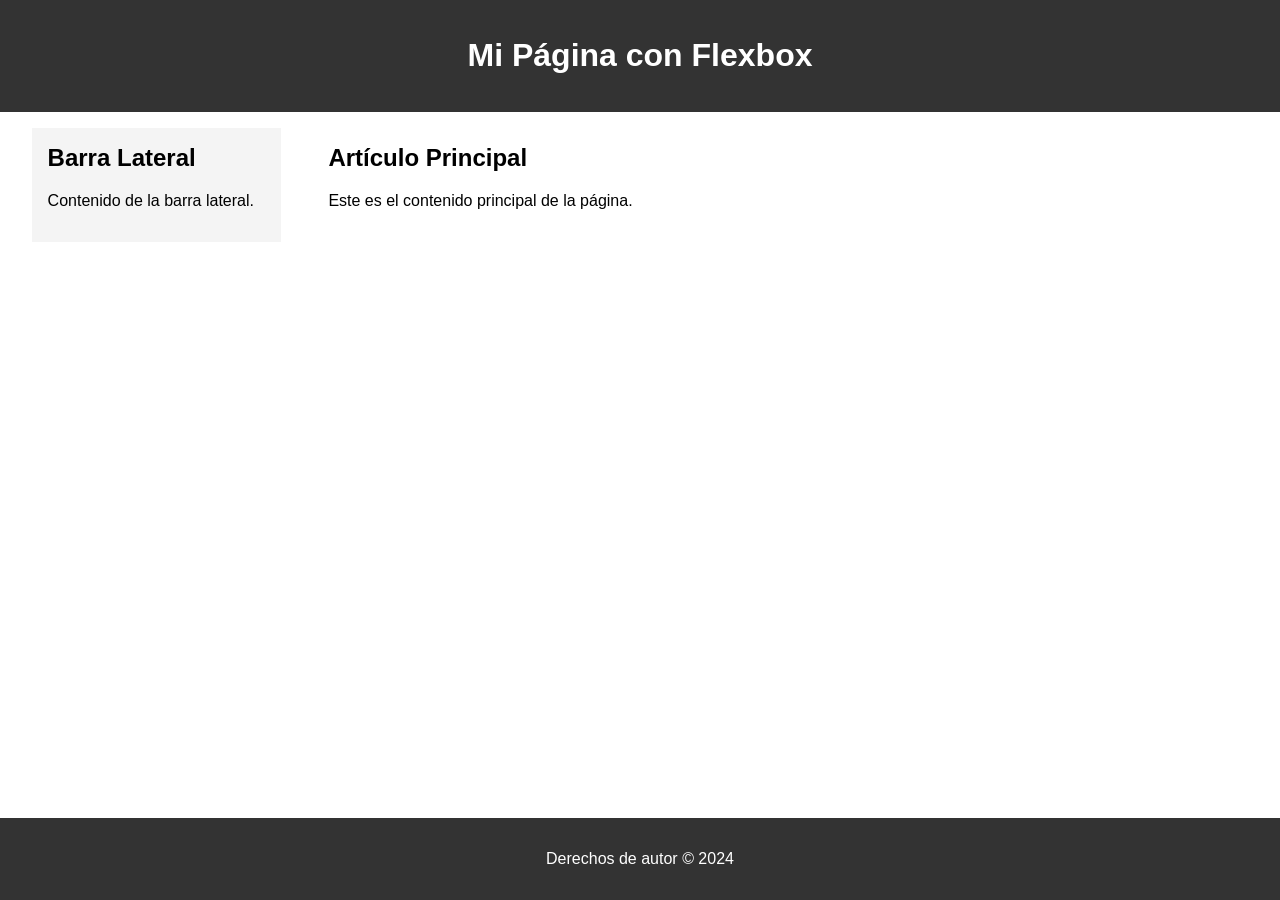
<file: clase6practica/index.html>
<!DOCTYPE html>
<html lang="es">
<head>
  <meta charset="UTF-8" />
  <meta name="viewport" content="width=device-width, initial-scale=1.0"/>
  <title>Ejemplo de Flexbox</title>
  
  <link rel="stylesheet" href="css/styles.css" />
</head>
<body>
  <div class="contenedor">
    <header>
      <h1>Mi Página con Flexbox</h1>
    </header>
    <main>
      <aside>
        <h2>Barra Lateral</h2>
        <p>Contenido de la barra lateral.</p>
      </aside>
      <article>
        <h2>Artículo Principal</h2>
        <p>Este es el contenido principal de la página.</p>
      </article>
    </main>
    <footer>
      <p>Derechos de autor © 2024</p>
    </footer>
  </div>
</body>
</html>
</file>
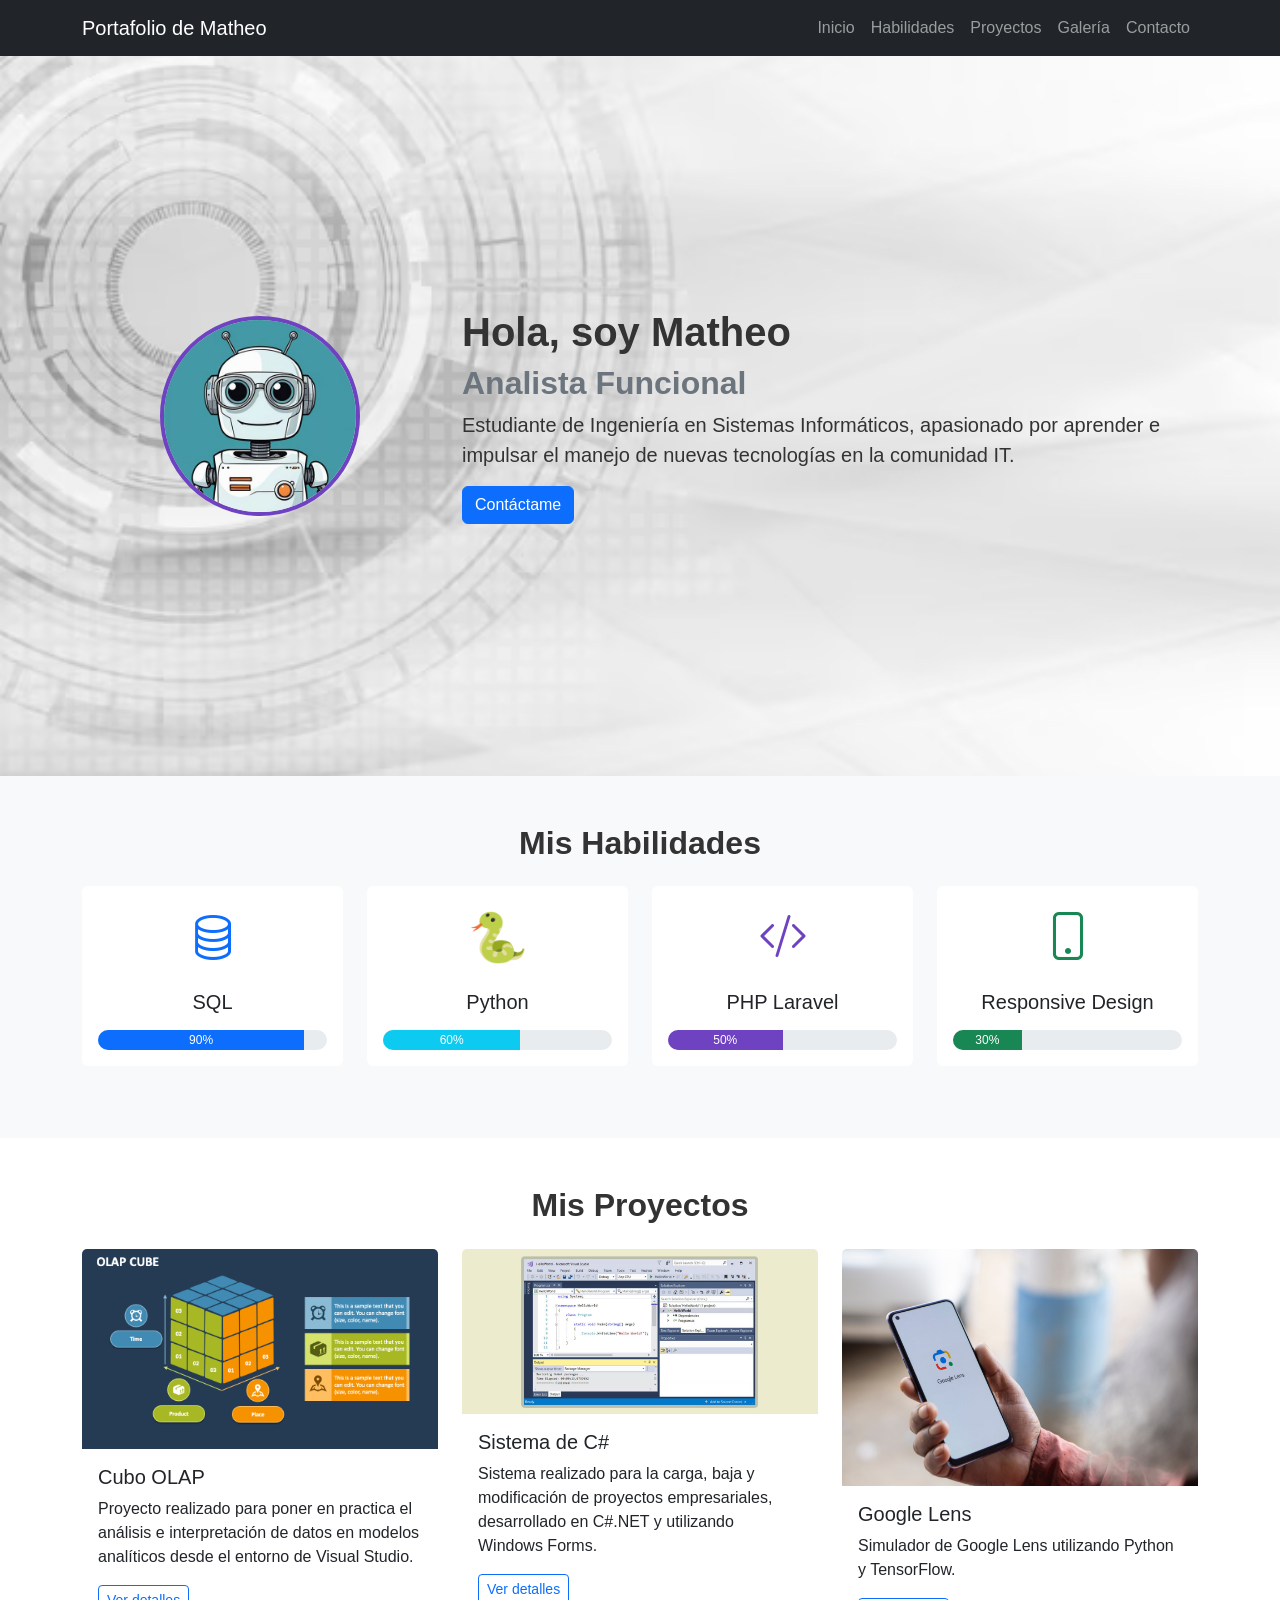
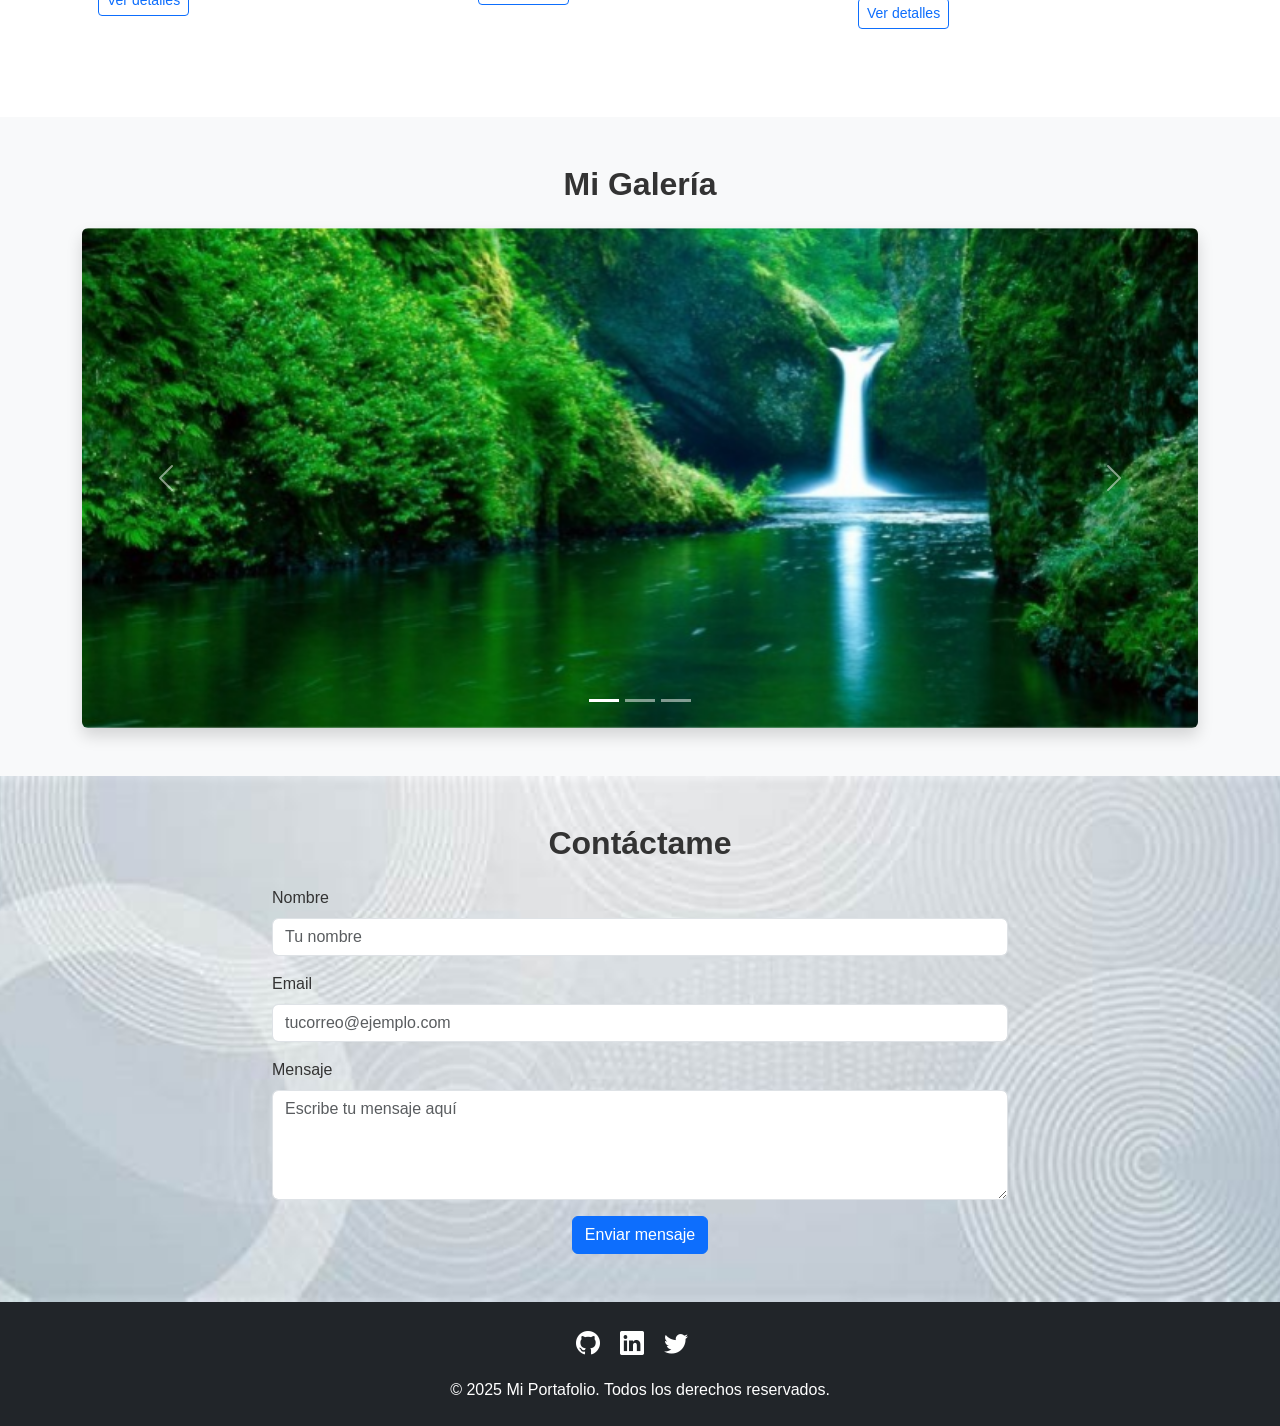
<file: practica_clase_5/index.html>
<!DOCTYPE html>
<html lang="es">
<head>
    <meta charset="UTF-8">
    <meta name="viewport" content="width=device-width, initial-scale=1.0">
    <title>Portafolio de Matheo</title>
    
    <!-- Bootstrap CSS -->
    <link href="https://cdn.jsdelivr.net/npm/bootstrap@5.3.0/dist/css/bootstrap.min.css" rel="stylesheet">
    
    <!-- CSS personalizado -->
    <link rel="stylesheet" href="css/styles.css">
    
    <!-- Bootstrap Icons (opcional) -->
    <link rel="stylesheet" href="https://cdn.jsdelivr.net/npm/bootstrap-icons@1.11.1/font/bootstrap-icons.css">
</head>
<body>
    <!-- Contenido de tu página irá aquí -->
 
    <!-- Barra de navegación -->
    <nav class="navbar navbar-expand-lg navbar-dark bg-dark fixed-top">
    <div class="container">
        <a class="navbar-brand" href="#">Portafolio de Matheo</a>
        <button class="navbar-toggler" type="button" data-bs-toggle="collapse" data-bs-target="#navbarNav" aria-controls="navbarNav" aria-expanded="false" aria-label="Toggle navigation">
            <span class="navbar-toggler-icon"></span>
        </button>
        <div class="collapse navbar-collapse" id="navbarNav">
            <ul class="navbar-nav ms-auto">
                <li class="nav-item">
                    <a class="nav-link" href="#inicio">Inicio</a>
                </li>
                <li class="nav-item">
                    <a class="nav-link" href="#habilidades">Habilidades</a>
                </li>
                <li class="nav-item">
                    <a class="nav-link" href="#proyectos">Proyectos</a>
                </li>
                <li class="nav-item">
                    <a class="nav-link" href="#galeria">Galería</a>
                </li>
                <li class="nav-item">
                    <a class="nav-link" href="#contacto">Contacto</a>
                </li>
            </ul>
        </div>
    </div>
</nav>

<!-- Sección de inicio -->
<section id="inicio" class="py-5">
    <div class="container">
        <div class="row align-items-center">
            <div class="col-md-4 text-center mb-3 mb-md-0">
                <img src="img/OIP.jpeg" alt="Mi foto" class="img-fluid rounded-circle" style="max-width: 200px;">
            </div>
            <div class="col-md-8">
                <h1>Hola, soy Matheo</h1>
                <h2 class="text-secondary">Analista Funcional</h2>
                <p class="lead">
                    Estudiante de Ingeniería en Sistemas Informáticos, apasionado por aprender e impulsar el manejo de nuevas tecnologías en la comunidad IT.
                </p>
                <a href="#contacto" class="btn btn-primary">Contáctame</a>
            </div>
        </div>
    </div>
</section>

<!-- Sección de habilidades -->
<section id="habilidades" class="py-5 bg-light">
    <div class="container">
        <h2 class="text-center mb-4">Mis Habilidades</h2>
        <div class="row">
            <!-- SQL -->
            <div class="col-md-6 col-lg-3 mb-4">
                <div class="card h-100">
                    <div class="card-body text-center">
                        <i class="bi bi-database text-primary" style="font-size: 3rem;"></i>
                        <h3 class="card-title h5 mt-3">SQL</h3>
                        <div class="progress mt-3">
                            <div class="progress-bar" role="progressbar" style="width: 90%;" aria-valuenow="90" aria-valuemin="0" aria-valuemax="100">90%</div>
                        </div>
                    </div>
                </div>
            </div>

            <!-- Python -->
            <div class="col-md-6 col-lg-3 mb-4">
                <div class="card h-100">
                    <div class="card-body text-center">
                        <span style="font-size: 3rem;">🐍</span>
                        <h3 class="card-title h5 mt-3">Python</h3>
                        <div class="progress mt-3">
                            <div class="progress-bar bg-info" role="progressbar" style="width: 60%;" aria-valuenow="60" aria-valuemin="0" aria-valuemax="100">60%</div>
                        </div>
                    </div>
                </div>
            </div>

            <!-- PHP Laravel -->
            <div class="col-md-6 col-lg-3 mb-4">
                <div class="card h-100">
                    <div class="card-body text-center">
                        <i class="bi bi-code-slash text-purple" style="font-size: 3rem;"></i>
                        <h3 class="card-title h5 mt-3">PHP Laravel</h3>
                        <div class="progress mt-3">
                            <div class="progress-bar bg-purple" role="progressbar" style="width: 50%;" aria-valuenow="50" aria-valuemin="0" aria-valuemax="100">50%</div>
                        </div>
                    </div>
                </div>
            </div>

            <!-- Responsive Design -->
            <div class="col-md-6 col-lg-3 mb-4">
                <div class="card h-100">
                    <div class="card-body text-center">
                        <i class="bi bi-phone text-success" style="font-size: 3rem;"></i>
                        <h3 class="card-title h5 mt-3">Responsive Design</h3>
                        <div class="progress mt-3">
                            <div class="progress-bar bg-success" role="progressbar" style="width: 30%;" aria-valuenow="30" aria-valuemin="0" aria-valuemax="100">30%</div>
                        </div>
                    </div>
                </div>
            </div>
        </div>
    </div>
</section>

<!-- Sección de proyectos -->
<section id="proyectos" class="py-5">
    <div class="container">
        <h2 class="text-center mb-4">Mis Proyectos</h2>
        <div class="row">
            <div class="col-md-6 col-lg-4 mb-4">
                <div class="card">
                    <img src="img/olap-cube-slide.png" class="card-img-top" alt="Proyecto 1">
                    <div class="card-body">
                        <h5 class="card-title">Cubo OLAP</h5>
                        <p class="card-text">Proyecto realizado para poner en practica el análisis e interpretación de datos en modelos analíticos desde el entorno de Visual Studio.</p>
                        <a href="#" class="btn btn-sm btn-outline-primary">Ver detalles</a>
                    </div>
                </div>
            </div>
            
            <div class="col-md-6 col-lg-4 mb-4">
                <div class="card">
                    <img src="img/d-3.jpg" class="card-img-top" alt="Proyecto 2">
                    <div class="card-body">
                        <h5 class="card-title">Sistema de C#</h5>
                        <p class="card-text">Sistema realizado para la carga, baja y modificación de proyectos empresariales, desarrollado en C#.NET y utilizando Windows Forms.</p>
                        <a href="#" class="btn btn-sm btn-outline-primary">Ver detalles</a>
                    </div>
                </div>
            </div>
            
            <div class="col-md-6 col-lg-4 mb-4">
                <div class="card">
                    <img src="img/Google-Lens-scaled.jpeg" class="card-img-top" alt="Proyecto 3">
                    <div class="card-body">
                        <h5 class="card-title">Google Lens</h5>
                        <p class="card-text">Simulador de Google Lens utilizando Python y TensorFlow.</p>
                        <a href="#" class="btn btn-sm btn-outline-primary">Ver detalles</a>
                    </div>
                </div>
            </div>
        </div>
    </div>
</section>

<!-- Sección de galería -->
<section id="galeria" class="py-5 bg-light">
    <div class="container">
        <h2 class="text-center mb-4">Mi Galería</h2>
        <div id="carouselGaleria" class="carousel slide" data-bs-ride="carousel">
            <div class="carousel-inner rounded shadow">

                <div class="carousel-item active">
                    <img src="img/wp1.jpeg" class="d-block w-100" alt="Imagen 1">
                </div>

                <div class="carousel-item">
                    <img src="img/wp2.jpg" class="d-block w-100" alt="Imagen 2">
                </div>

                <div class="carousel-item">
                    <img src="img/wp3.jpeg" class="d-block w-100" alt="Imagen 3">
                </div>

            </div>

            <!-- Controles -->
            <button class="carousel-control-prev" type="button" data-bs-target="#carouselGaleria" data-bs-slide="prev">
                <span class="carousel-control-prev-icon" aria-hidden="true"></span>
                <span class="visually-hidden">Anterior</span>
            </button>
            <button class="carousel-control-next" type="button" data-bs-target="#carouselGaleria" data-bs-slide="next">
                <span class="carousel-control-next-icon" aria-hidden="true"></span>
                <span class="visually-hidden">Siguiente</span>
            </button>

            <!-- Indicadores -->
            <div class="carousel-indicators">
                <button type="button" data-bs-target="#carouselGaleria" data-bs-slide-to="0" class="active" aria-current="true" aria-label="Slide 1"></button>
                <button type="button" data-bs-target="#carouselGaleria" data-bs-slide-to="1" aria-label="Slide 2"></button>
                <button type="button" data-bs-target="#carouselGaleria" data-bs-slide-to="2" aria-label="Slide 3"></button>
            </div>
        </div>
    </div>
</section>


<!-- Sección de contacto -->
<section id="contacto" class="py-5 bg-light">
    <div class="container">
        <h2 class="text-center mb-4">Contáctame</h2>
        <div class="row justify-content-center">
            <div class="col-lg-8">
                <form>
                    <div class="mb-3">
                        <label for="nombre" class="form-label">Nombre</label>
                        <input type="text" class="form-control" id="nombre" placeholder="Tu nombre">
                    </div>
                    <div class="mb-3">
                        <label for="email" class="form-label">Email</label>
                        <input type="email" class="form-control" id="email" placeholder="tucorreo@ejemplo.com">
                    </div>
                    <div class="mb-3">
                        <label for="mensaje" class="form-label">Mensaje</label>
                        <textarea class="form-control" id="mensaje" rows="4" placeholder="Escribe tu mensaje aquí"></textarea>
                    </div>
                    <div class="text-center">
                        <button type="submit" class="btn btn-primary">Enviar mensaje</button>
                    </div>
                </form>
            </div>
        </div>
    </div>
</section>

<!-- Pie de página -->
<footer class="bg-dark text-white py-4">
    <div class="container text-center">
        <div class="mb-3">
            <a href="https://github.com/matheocaffieri/desarrollo_arquitectura_web/blob/update-readme/README.md" class="text-white me-3"><i class="bi bi-github"></i></a>
            <a href="https://www.linkedin.com/in/matheo-caffieri-100418260/" class="text-white me-3"><i class="bi bi-linkedin"></i></a>
            <a href="#" class="text-white me-3"><i class="bi bi-twitter"></i></a>
        </div>
        <p class="mb-0">© 2025 Mi Portafolio. Todos los derechos reservados.</p>
    </div>
</footer>
    <!-- Bootstrap JS Bundle con Popper -->
    <script src="https://cdn.jsdelivr.net/npm/bootstrap@5.3.0/dist/js/bootstrap.bundle.min.js"></script>
</body>
</html>
</file>
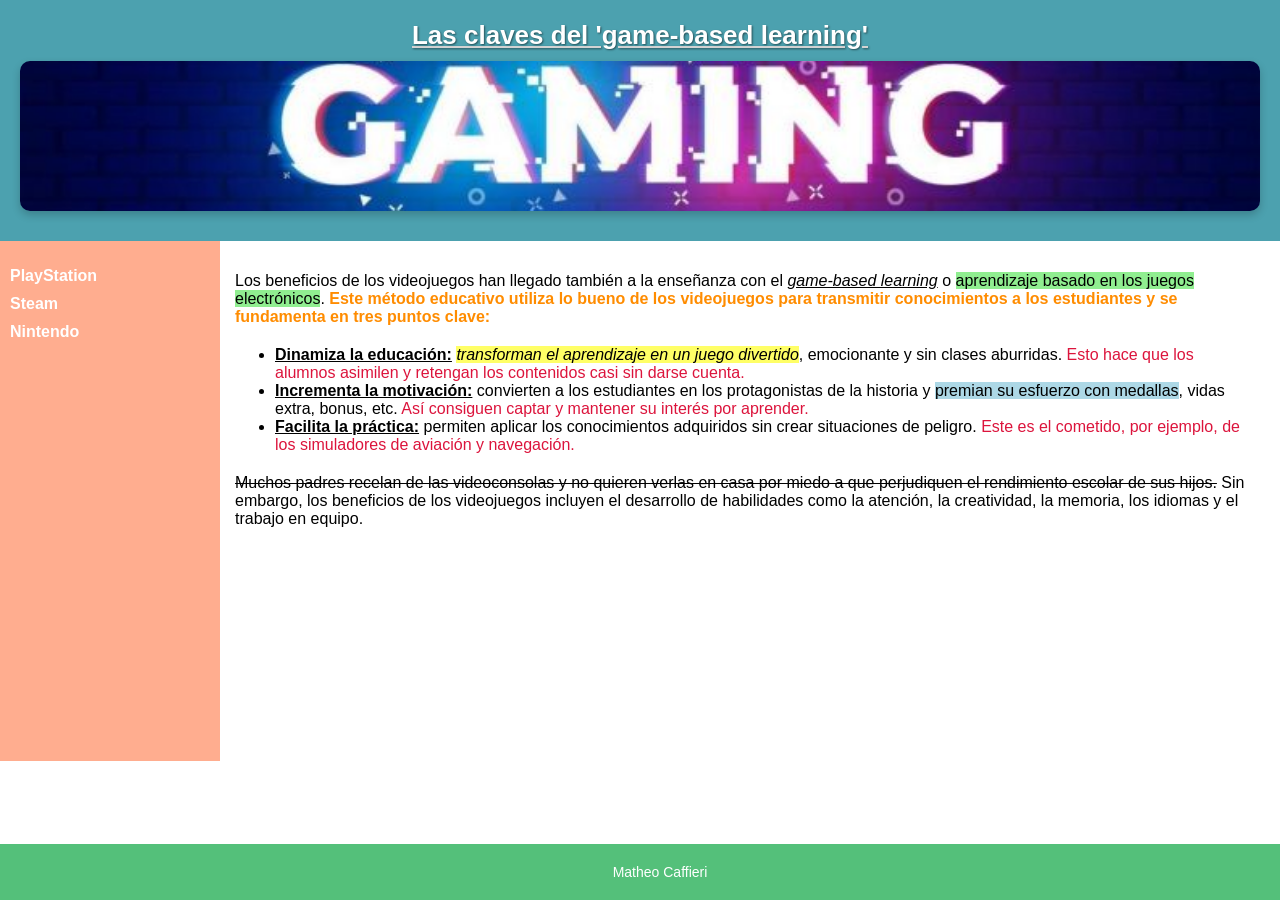
<file: actividad2_clase4/clase4act2.html>
<!DOCTYPE html>
<html lang="en">
<head>
    <meta charset="UTF-8">
    <meta name="viewport" content="width=device-width, initial-scale=1.0">
    <title>Caffieri clase 4</title>
    <link rel="stylesheet" href="stylesact2.css">
</head>
<body>
    <div id="contenedor">
        <div id="cabecera">
            <h1>Las claves del 'game-based learning'</h1>
            <img src="bannerjuego.jpg" alt="Banner" class="banner">
        </div>
        <div id="menu">
            <ul>
                <li><a href="https://www.playstation.com/" target="_blank">PlayStation</a></li>
                <li><a href="https://store.steampowered.com/" target="_blank">Steam</a></li>
                <li><a href="https://www.nintendo.com/" target="_blank">Nintendo</a></li>
            </ul>
        </div>
        <div id="contenido">
            <p>Los beneficios de los videojuegos han llegado también a la enseñanza con el <em><u>game-based learning</u></em> o <mark class="verde">aprendizaje basado en los juegos electrónicos</mark>. 
            <span class="naranja"><strong>Este método educativo utiliza lo bueno de los videojuegos para transmitir conocimientos a los estudiantes y se fundamenta en tres puntos clave:</strong></span></p>

            <ul>
                <li><strong><u>Dinamiza la educación:</u></strong> <em><mark class="amarillo">transforman el aprendizaje en un juego divertido</mark></em>, emocionante y sin clases aburridas. 
                <span class="rojo">Esto hace que los alumnos asimilen y retengan los contenidos casi sin darse cuenta.</span></li>
                
                <li><strong><u>Incrementa la motivación:</u></strong> convierten a los estudiantes en los protagonistas de la historia y <mark class="celeste">premian su esfuerzo con medallas</mark>, vidas extra, bonus, etc. 
                <span class="rojo">Así consiguen captar y mantener su interés por aprender.</span></li>

                <li><strong><u>Facilita la práctica:</u></strong> permiten aplicar los conocimientos adquiridos sin crear situaciones de peligro. 
                <span class="rojo">Este es el cometido, por ejemplo, de los simuladores de aviación y navegación.</span></li>
            </ul>

            <p><s>Muchos padres recelan de las videoconsolas y no quieren verlas en casa por miedo a que perjudiquen el rendimiento escolar de sus hijos.</s> 
            Sin embargo, los beneficios de los videojuegos incluyen el desarrollo de habilidades como la atención, la creatividad, la memoria, los idiomas y el trabajo en equipo.</p>
        </div>
        <div id="pie">
           Matheo Caffieri
        </div>
    </div>
</body>
</html>
</file>
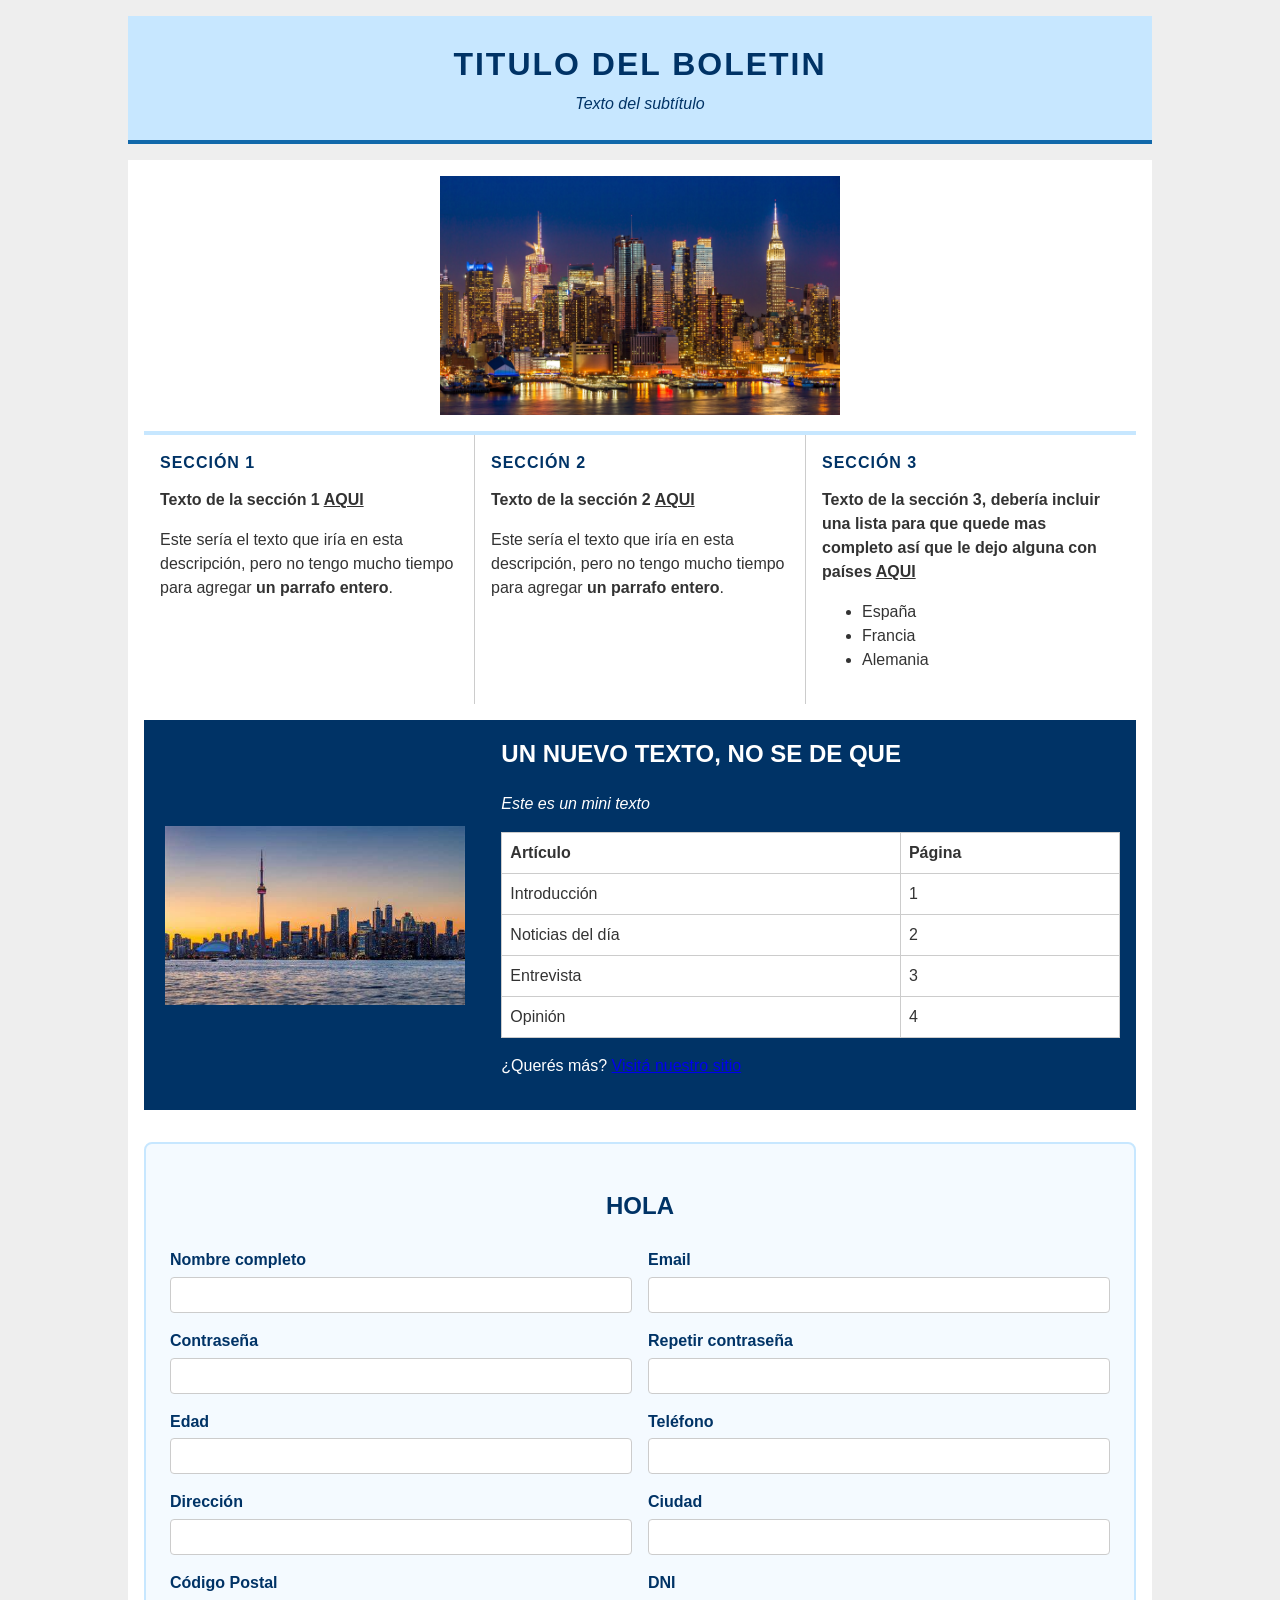
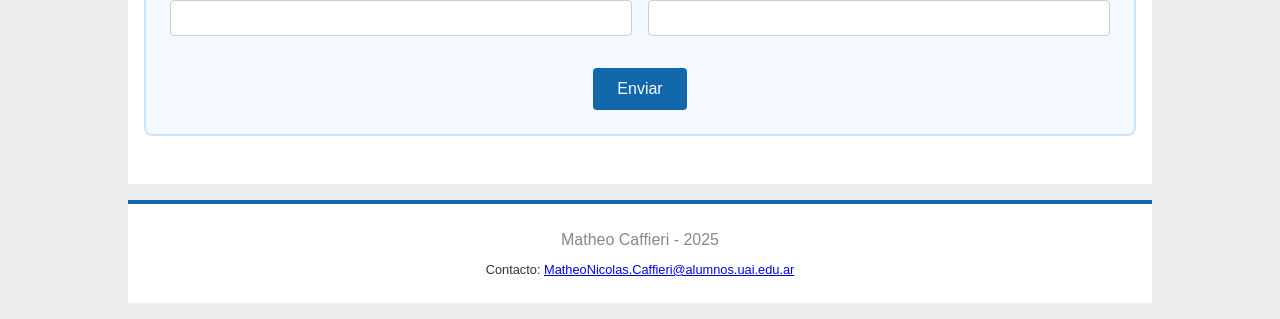
<file: ACTIVIDAD_9_HTML_PARCIAL/parcial.html>
<!DOCTYPE html>
<html lang="en">
<head>
    <meta charset="UTF-8">
    <meta name="viewport" content="width=device-width, initial-scale=1.0">
    <title>Primer parcial Caffieri</title>
    <link rel="stylesheet" href="styles.css">
</head>
<body>
  <header>
    <h1>TITULO DEL BOLETIN</h1>
    <p class="subhead">Texto del subtítulo</p>
  </header>
  <main>
    <section class="intro">
      <img src="./new-york.jpg" alt="Imagen principal">
    </section>

    <section class="columnas">
      <div class="columna-1">
        <h2>Sección 1</h2>
        <p>Texto de la sección 1 <u>AQUI</u></p>
        <p>Este sería el texto que iría en esta descripción, pero no tengo mucho tiempo para agregar <strong>un parrafo entero</strong>.</p>
      </div>
      <div class="columna-2">
        <h2>Sección 2</h2>
        <p>Texto de la sección 2 <u>AQUI</u></p>
        <p>Este sería el texto que iría en esta descripción, pero no tengo mucho tiempo para agregar <strong>un parrafo entero</strong>.</p>
      </div>
      <div class="columna-3">
        <h2>Sección 3</h2>
        <p>Texto de la sección 3, debería incluir una lista para que quede mas completo así que le dejo alguna con países <u>AQUI</u></p>
        <ul>
          <li>España</li>
          <li>Francia</li>
          <li>Alemania</li>
        </ul>
      </div>
    </section>

    <section class="articulo-inferior">
      <div class="parte-izquierda">
        <img src="./toronto.jpeg" alt="Imagen secundaria">
      </div>
      <div class="parte-derecha">
        <h2>UN NUEVO TEXTO, NO SE DE QUE</h2>
        <p><em>Este es un mini texto</em></p>
        <table>
          <thead>
            <tr>
              <th>Artículo</th>
              <th>Página</th>
            </tr>
          </thead>
          <tbody>
            <tr>
              <td>Introducción</td>
              <td>1</td>
            </tr>
            <tr>
              <td>Noticias del día</td>
              <td>2</td>
            </tr>
            <tr>
              <td>Entrevista</td>
              <td>3</td>
            </tr>
            <tr>
              <td>Opinión</td>
              <td>4</td>
            </tr>
          </tbody>
        </table>
        <p>¿Querés más? <a href="https://google.com">Visitá nuestro sitio</a></p>
      </div>
    </section>

    <section class="form-container">
      <h2 id="form-title">HOLA</h2>
      <form id="subscription-form">
        <div class="form-columns">
          <div class="form-group">
            <label for="nombre">Nombre completo</label>
            <input type="text" id="nombre" name="nombre" />
            <small class="error" id="error-nombre"></small>
          </div>
          <div class="form-group">
            <label for="email">Email</label>
            <input type="email" id="email" name="email" />
            <small class="error" id="error-email"></small>
          </div>
          <div class="form-group">
            <label for="password">Contraseña</label>
            <input type="password" id="password" name="password" />
            <small class="error" id="error-password"></small>
          </div>
          <div class="form-group">
            <label for="repeat-password">Repetir contraseña</label>
            <input type="password" id="repeat-password" name="repeat-password" />
            <small class="error" id="error-repeat-password"></small>
          </div>
          <div class="form-group">
            <label for="edad">Edad</label>
            <input type="number" id="edad" name="edad" />
            <small class="error" id="error-edad"></small>
          </div>
          <div class="form-group">
            <label for="telefono">Teléfono</label>
            <input type="text" id="telefono" name="telefono" />
            <small class="error" id="error-telefono"></small>
          </div>
          <div class="form-group">
            <label for="direccion">Dirección</label>
            <input type="text" id="direccion" name="direccion" />
            <small class="error" id="error-direccion"></small>
          </div>
          <div class="form-group">
            <label for="ciudad">Ciudad</label>
            <input type="text" id="ciudad" name="ciudad" />
            <small class="error" id="error-ciudad"></small>
          </div>
          <div class="form-group">
            <label for="codigo-postal">Código Postal</label>
            <input type="text" id="codigo-postal" name="codigo-postal" />
            <small class="error" id="error-codigo-postal"></small>
          </div>
          <div class="form-group">
            <label for="dni">DNI</label>
            <input type="text" id="dni" name="dni" />
            <small class="error" id="error-dni"></small>
          </div>
        </div>
        <div class="button-container">
          <button type="submit">Enviar</button>
        </div>
      </form>
    </section>
  </main>

  <footer>
    <p class="copyright">Matheo Caffieri - 2025</p>
    <p class="contacto">Contacto: <a href="mailto:MatheoNicolas.Caffieri@alumnos.uai.edu.ar">MatheoNicolas.Caffieri@alumnos.uai.edu.ar</a></p>
  </footer>

  <script src="validaciones.js"></script>
</body>
</html>
</file>
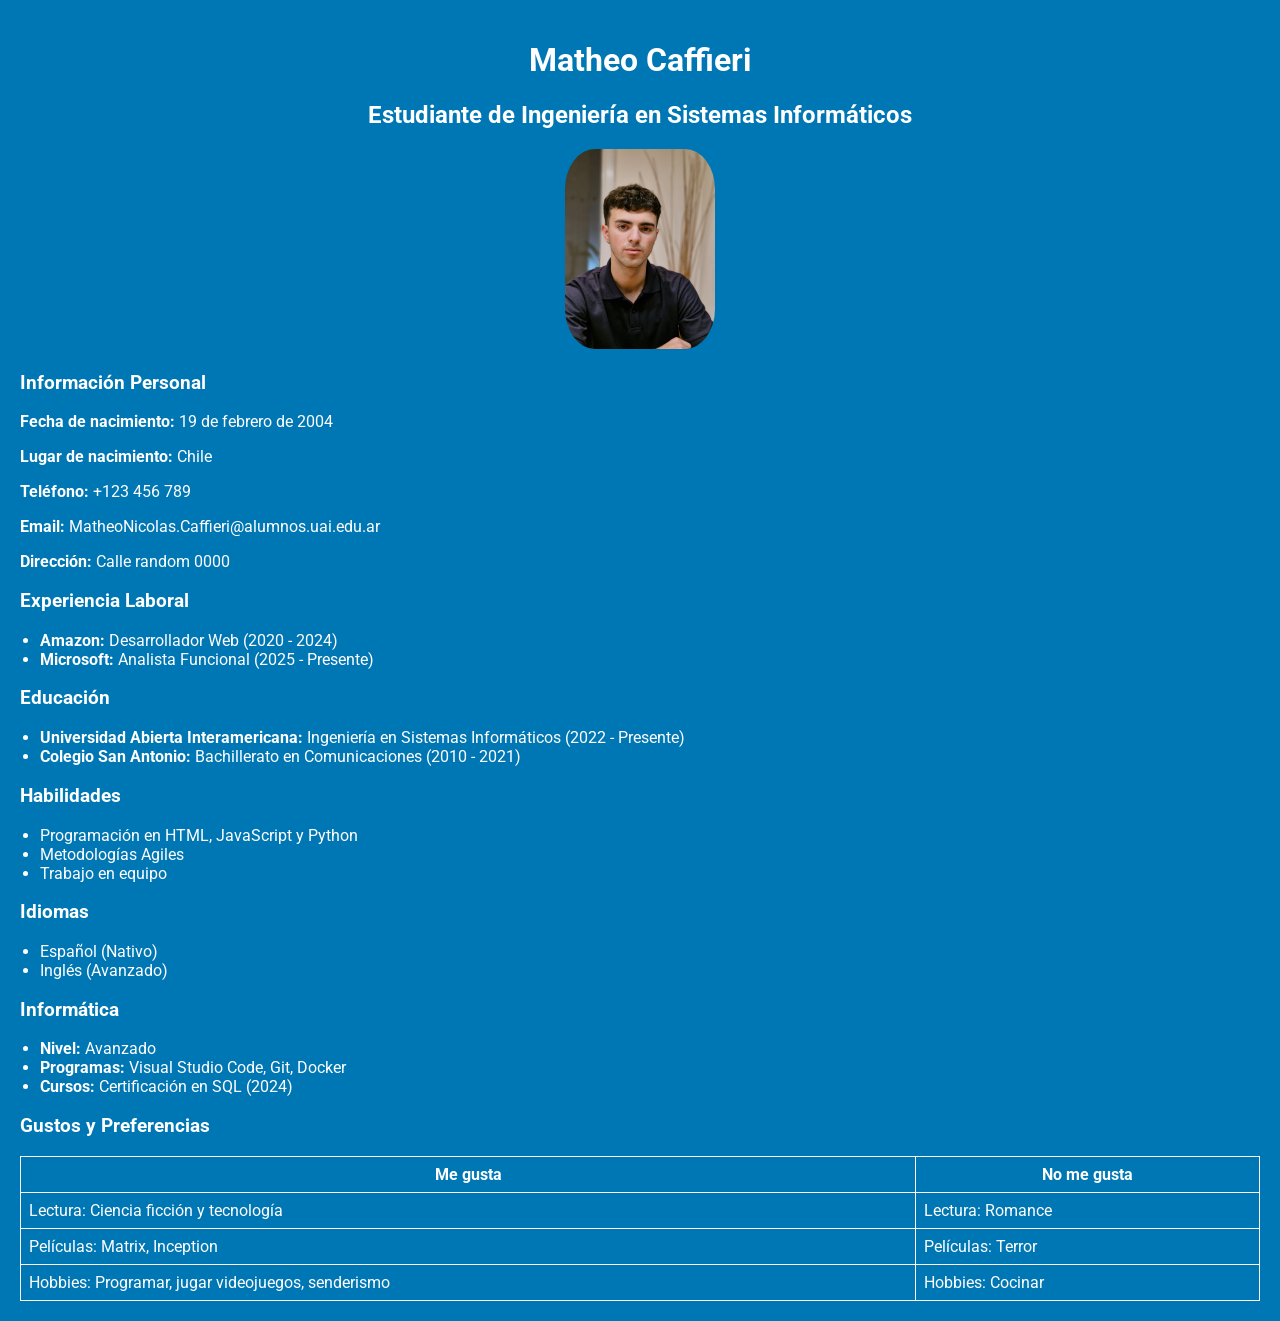
<file: CV HTML/CV.html>
<!DOCTYPE html>
<html lang="en">
<head>
    <meta charset="UTF-8">
    <meta name="viewport" content="width=device-width, initial-scale=1.0">
    <title>CV Matheo Caffieri</title>
    <link href="https://fonts.googleapis.com/css2?family=Roboto:wght@400;700&display=swap" rel="stylesheet">
</head>
<body style="font-family: 'Roboto', sans-serif; background-color: #0077B5; color: white; margin: 0; padding: 20px;">
    <h1 style="color: white; text-align: center;">Matheo Caffieri</h1>
    <h2 style="color: white; text-align: center;">Estudiante de Ingeniería en Sistemas Informáticos</h2>
    
    
    <div style="text-align: center;">
        <img src="./matheo%2001.jpg" alt="Foto de Matheo Caffieri" width="150" style="border-radius: 20%;">
    </div>

    
    <h3 style="color: white;">Información Personal</h3>
    <p><strong>Fecha de nacimiento:</strong> 19 de febrero de 2004</p>
<p><strong>Lugar de nacimiento:</strong> Chile</p>
    <p><strong>Teléfono:</strong> +123 456 789</p>
    <p><strong>Email:</strong> MatheoNicolas.Caffieri@alumnos.uai.edu.ar</p>
    <p><strong>Dirección:</strong> Calle random 0000</p>

    
    <h3 style="color: white;">Experiencia Laboral</h3>
    <ul style="padding-left: 20px;">
        <li><strong>Amazon:</strong> Desarrollador Web (2020 - 2024)</li>
        <li><strong>Microsoft:</strong> Analista Funcional (2025 - Presente)</li>
    </ul>

    
    <h3 style="color: white;">Educación</h3>
    <ul style="padding-left: 20px;">
        <li><strong>Universidad Abierta Interamericana:</strong> Ingeniería en Sistemas Informáticos (2022 - Presente)</li>
        <li><strong>Colegio San Antonio:</strong> Bachillerato en Comunicaciones (2010 - 2021)</li>
    </ul>

 
    <h3 style="color: white;">Habilidades</h3>
    <ul style="padding-left: 20px;">
        <li>Programación en HTML, JavaScript y Python</li>
        <li>Metodologías Agiles</li>
        <li>Trabajo en equipo</li>
    </ul>

    
    <h3 style="color: white;">Idiomas</h3>
    <ul style="padding-left: 20px;">
        <li>Español (Nativo)</li>
        <li>Inglés (Avanzado)</li>
    </ul>

    <h3 style="color: white;">Informática</h3>
<ul style="padding-left: 20px;">
    <li><strong>Nivel:</strong> Avanzado</li>
    <li><strong>Programas:</strong> Visual Studio Code, Git, Docker</li>
    <li><strong>Cursos:</strong> Certificación en SQL (2024)</li>
</ul>

<h3 style="color: white;">Gustos y Preferencias</h3>
<table style="width: 100%; border-collapse: collapse; color: white;">
    <tr>
        <th style="border: 1px solid white; padding: 8px;">Me gusta</th>
        <th style="border: 1px solid white; padding: 8px;">No me gusta</th>
    </tr>
    <tr>
        <td style="border: 1px solid white; padding: 8px;">Lectura: Ciencia ficción y tecnología</td>
        <td style="border: 1px solid white; padding: 8px;">Lectura: Romance</td>
    </tr>
    <tr>
        <td style="border: 1px solid white; padding: 8px;">Películas: Matrix, Inception</td>
        <td style="border: 1px solid white; padding: 8px;">Películas: Terror</td>
    </tr>
    <tr>
        <td style="border: 1px solid white; padding: 8px;">Hobbies: Programar, jugar videojuegos, senderismo</td>
        <td style="border: 1px solid white; padding: 8px;">Hobbies: Cocinar</td>
    </tr>
</table>

</body>
</html>
</file>
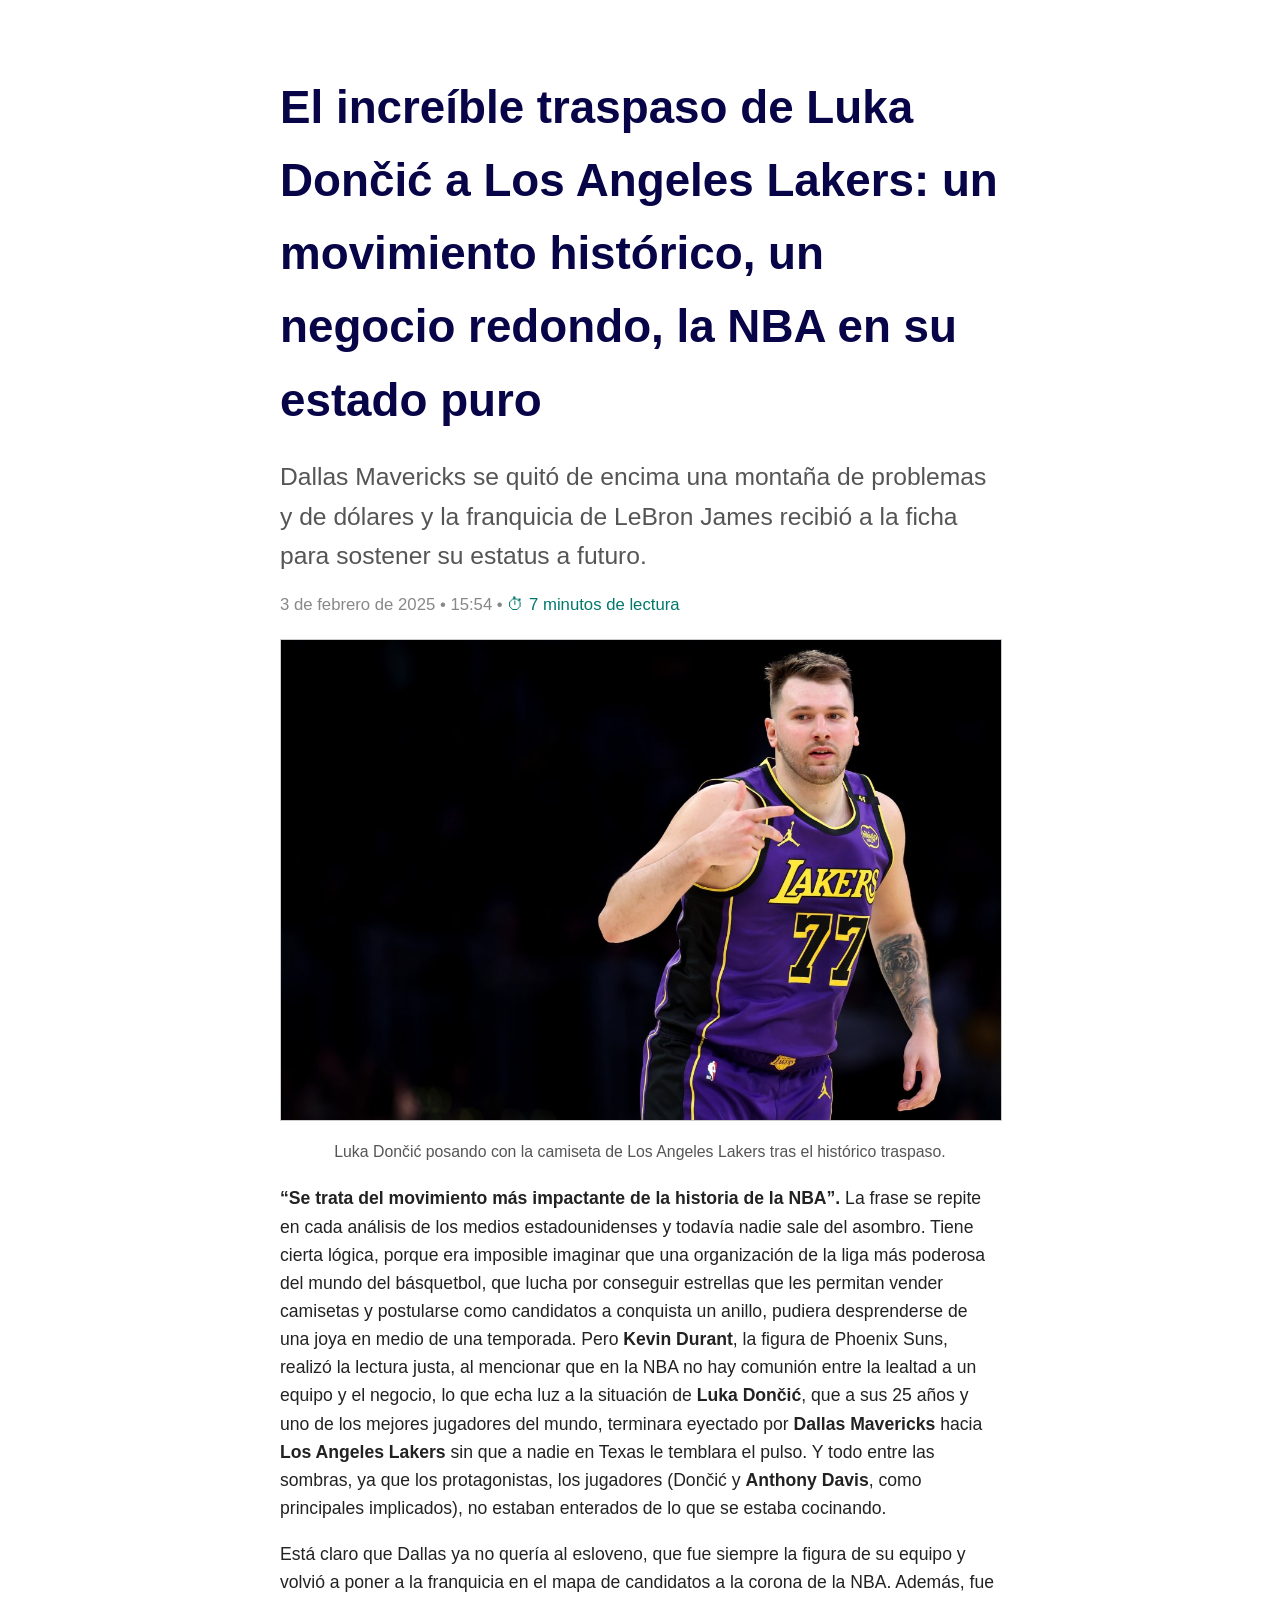
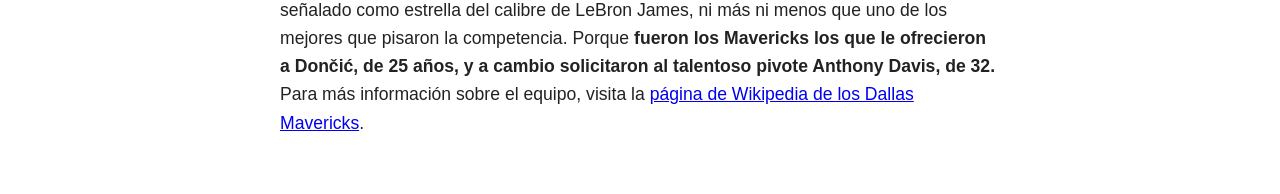
<file: Practica_Clase2/Ejercicio practica.html>
<!DOCTYPE html>
<html>
<head>
  <meta charset="UTF-8">
  <title>Luka Dončić a los Lakers - Matheo Caffieri</title>
</head>
<body>

<div style="font-family: Arial, sans-serif; max-width: 720px; margin: 30px auto; padding: 10px; line-height: 1.6; font-size: 1.1em; color: #222;">

  <h1 style="color: #080448; font-size: 2.6em; margin-bottom: 10px;">
    El increíble traspaso de Luka Dončić a Los Angeles Lakers: un movimiento histórico, un negocio redondo, la NBA en su estado puro
  </h1>

  <h2 style="color: #555; font-size: 1.4em; font-weight: normal; margin-bottom: 10px;">
    Dallas Mavericks se quitó de encima una montaña de problemas y de dólares y la franquicia de LeBron James recibió a la ficha para sostener su estatus a futuro.
  </h2>

  <p style="color: #888; font-size: 0.95em; margin-bottom: 20px;">
    3 de febrero de 2025 • 15:54 • <span style="color: #00796b;">⏱ 7 minutos de lectura</span>
  </p>

  <div style="text-align: center; margin-bottom: 20px;">
    <img src="luka-doncic.jpg" alt="Luka Dončić con la camiseta de los Lakers" style="max-width: 100%; height: auto; border: 1px solid #ccc;">
    <p style="color: #555; font-size: 0.9em; margin-top: 10px;">
      Luka Dončić posando con la camiseta de Los Angeles Lakers tras el histórico traspaso.
    </p>
  </div>

  <p>
    <strong>“Se trata del movimiento más impactante de la historia de la NBA”.</strong> La frase se repite en cada análisis de los medios estadounidenses y todavía nadie sale del asombro. Tiene cierta lógica, porque era imposible imaginar que una organización de la liga más poderosa del mundo del básquetbol, que lucha por conseguir estrellas que les permitan vender camisetas y postularse como candidatos a conquista un anillo, pudiera desprenderse de una joya en medio de una temporada. Pero <strong>Kevin Durant</strong>, la figura de Phoenix Suns, realizó la lectura justa, al mencionar que en la NBA no hay comunión entre la lealtad a un equipo y el negocio, lo que echa luz a la situación de <strong>Luka Dončić</strong>, que a sus 25 años y uno de los mejores jugadores del mundo, terminara eyectado por <strong>Dallas Mavericks</strong> hacia <strong>Los Angeles Lakers</strong> sin que a nadie en Texas le temblara el pulso. Y todo entre las sombras, ya que los protagonistas, los jugadores (Dončić y <strong>Anthony Davis</strong>, como principales implicados), no estaban enterados de lo que se estaba cocinando.
  </p>

  <p>
    Está claro que Dallas ya no quería al esloveno, que fue siempre la figura de su equipo y volvió a poner a la franquicia en el mapa de candidatos a la corona de la NBA. Además, fue señalado como estrella del calibre de LeBron James, ni más ni menos que uno de los mejores que pisaron la competencia. Porque <strong>fueron los Mavericks los que le ofrecieron a Dončić, de 25 años, y a cambio solicitaron al talentoso pivote Anthony Davis, de 32.</strong> Para más información sobre el equipo, visita la <a href="https://es.wikipedia.org/wiki/Dallas_Mavericks" target="_blank">página de Wikipedia de los Dallas Mavericks</a>.
  </p>

</div>

</body>
</html>
</file>
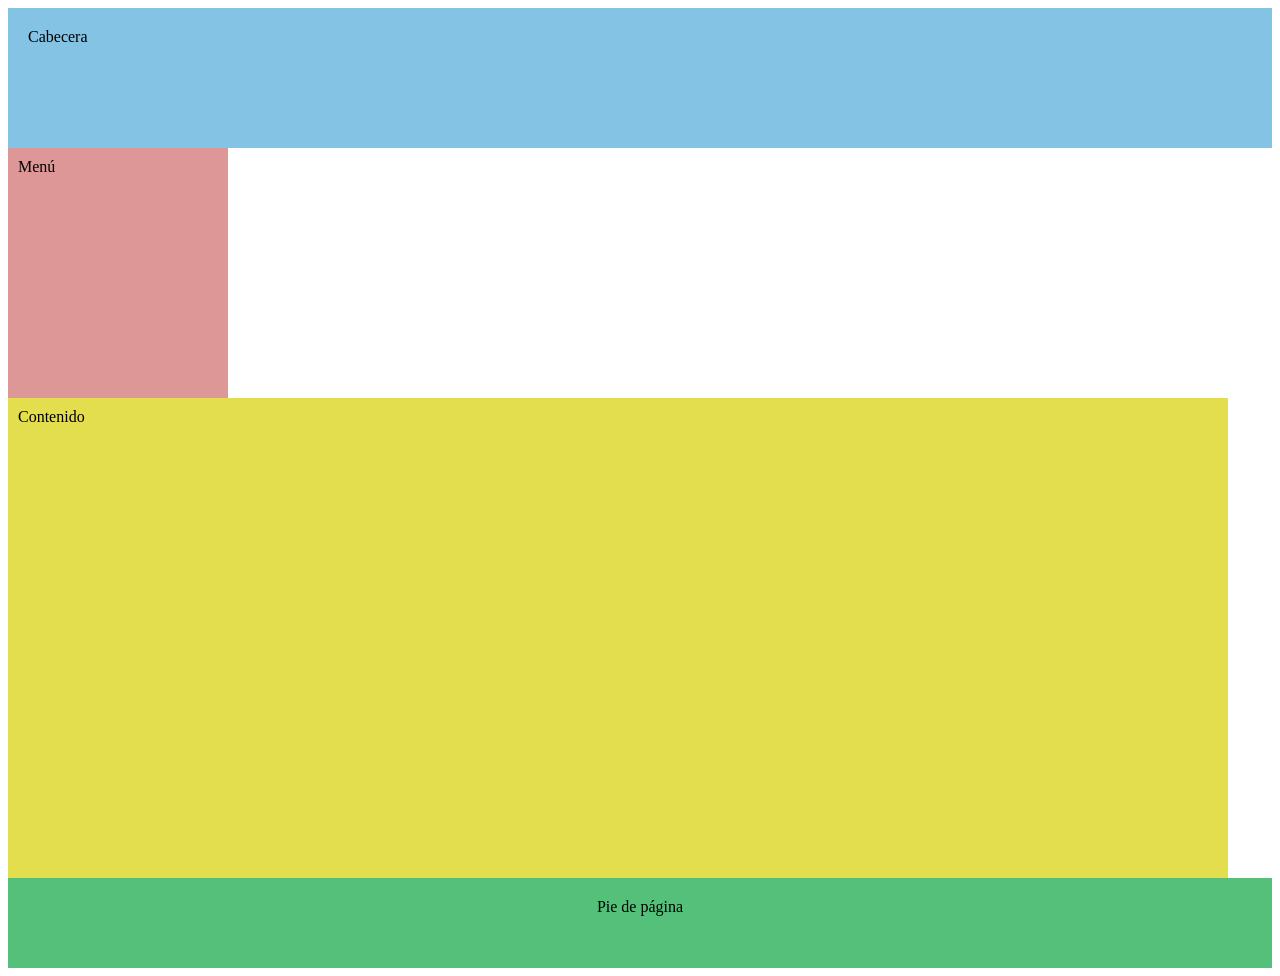
<file: practica_clase_4/clase4.html>
<!DOCTYPE html>
<html lang="en">
<head>
    <meta charset="UTF-8">
    <meta name="viewport" content="width=device-width, initial-scale=1.0">
    <title>Caffieri clase 4</title>
    <link rel="stylesheet" href="styles.css">
</head>
<body>
    <div id="contenedor">
        <div id="cabecera">   
            Cabecera
        </div>
        <div id="menu">  
            Menú
        </div>
        <div id="contenido">  
            Contenido
        </div>
        <div id="pie">
            Pie de página
        </div>
    </div>
</body>
</html>
</file>
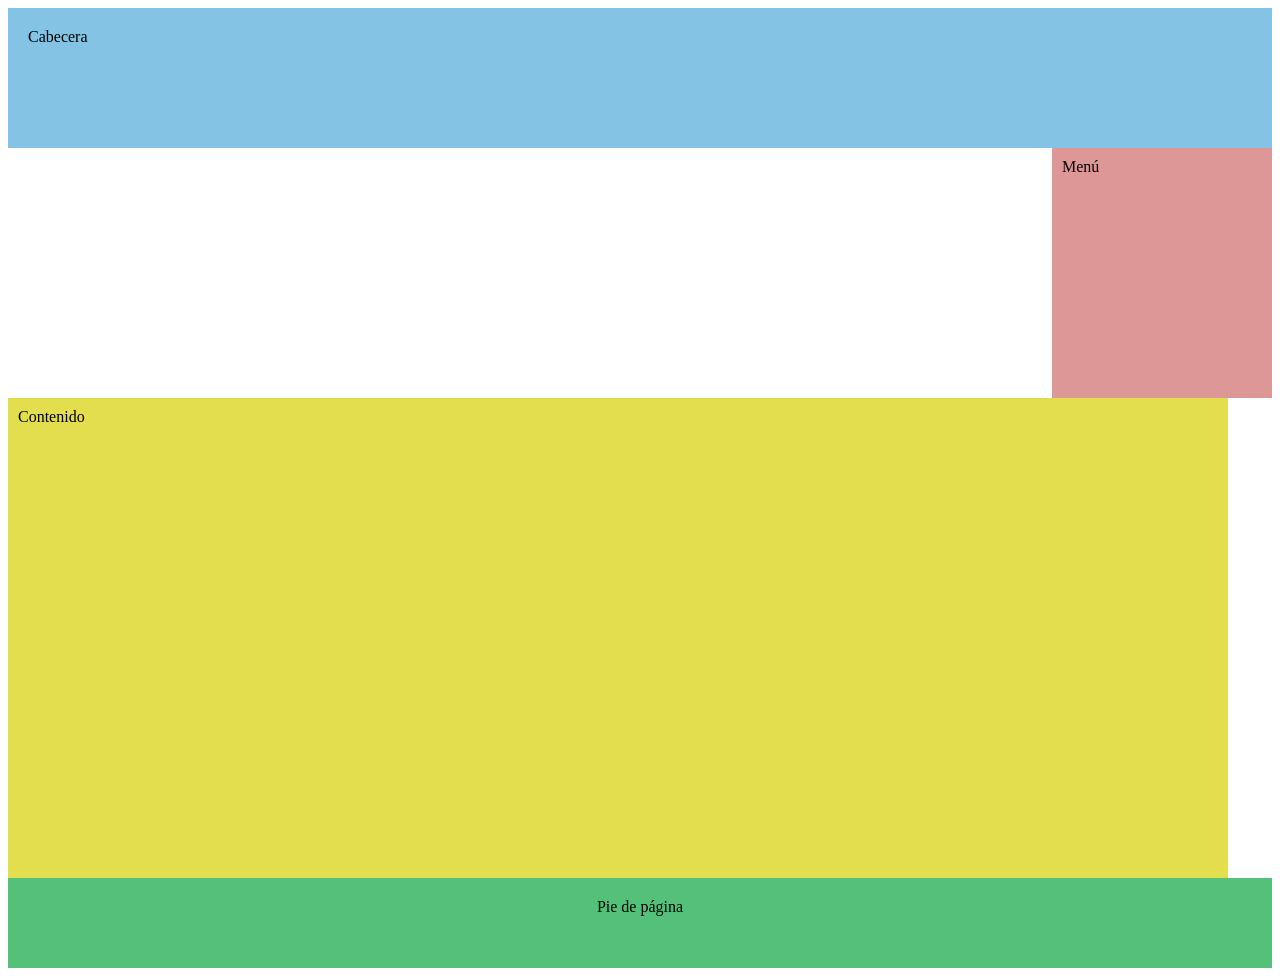
<file: practica_clase_4/modificacion_1/clase4_cambio1.html>
<!DOCTYPE html>
<html lang="en">
<head>
    <meta charset="UTF-8">
    <meta name="viewport" content="width=device-width, initial-scale=1.0">
    <title>Caffieri cambio 1</title>
    <link rel="stylesheet" href="./stylescambio1.css">
</head>
<body>
    <div id="contenedor">
        <div id="cabecera">   
            Cabecera
        </div>
        <div id="menu">  
            Menú
        </div>
        <div id="contenido">  
            Contenido
        </div>
        <div id="pie">
            Pie de página
        </div>
    </div>
</body>
</html>
</file>
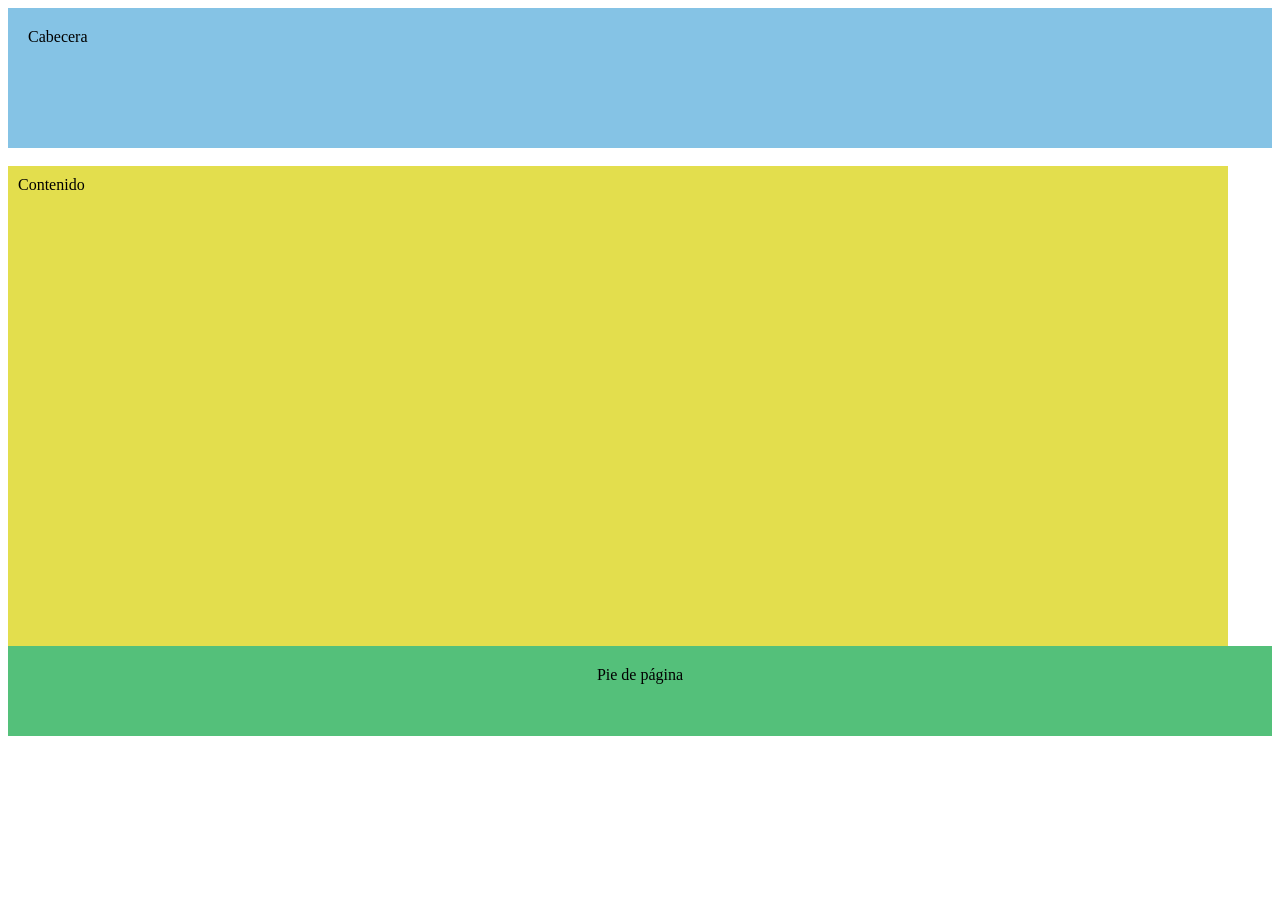
<file: practica_clase_4/modificacion_2/clase4_cambio2.html>
<!DOCTYPE html>
<html lang="en">
<head>
    <meta charset="UTF-8">
    <meta name="viewport" content="width=device-width, initial-scale=1.0">
    <title>Caffieri cambio 2</title>
    <link rel="stylesheet" href="./stylescambio2.css">
</head>
<body>
    <div id="contenedor">
        <div id="cabecera">   
            Cabecera
        </div>
        <div id="menu">  
            Menú
        </div>
        <div id="contenido">  
            Contenido
        </div>
        <div id="pie">
            Pie de página
        </div>
    </div>
</body>
</html>
</file>
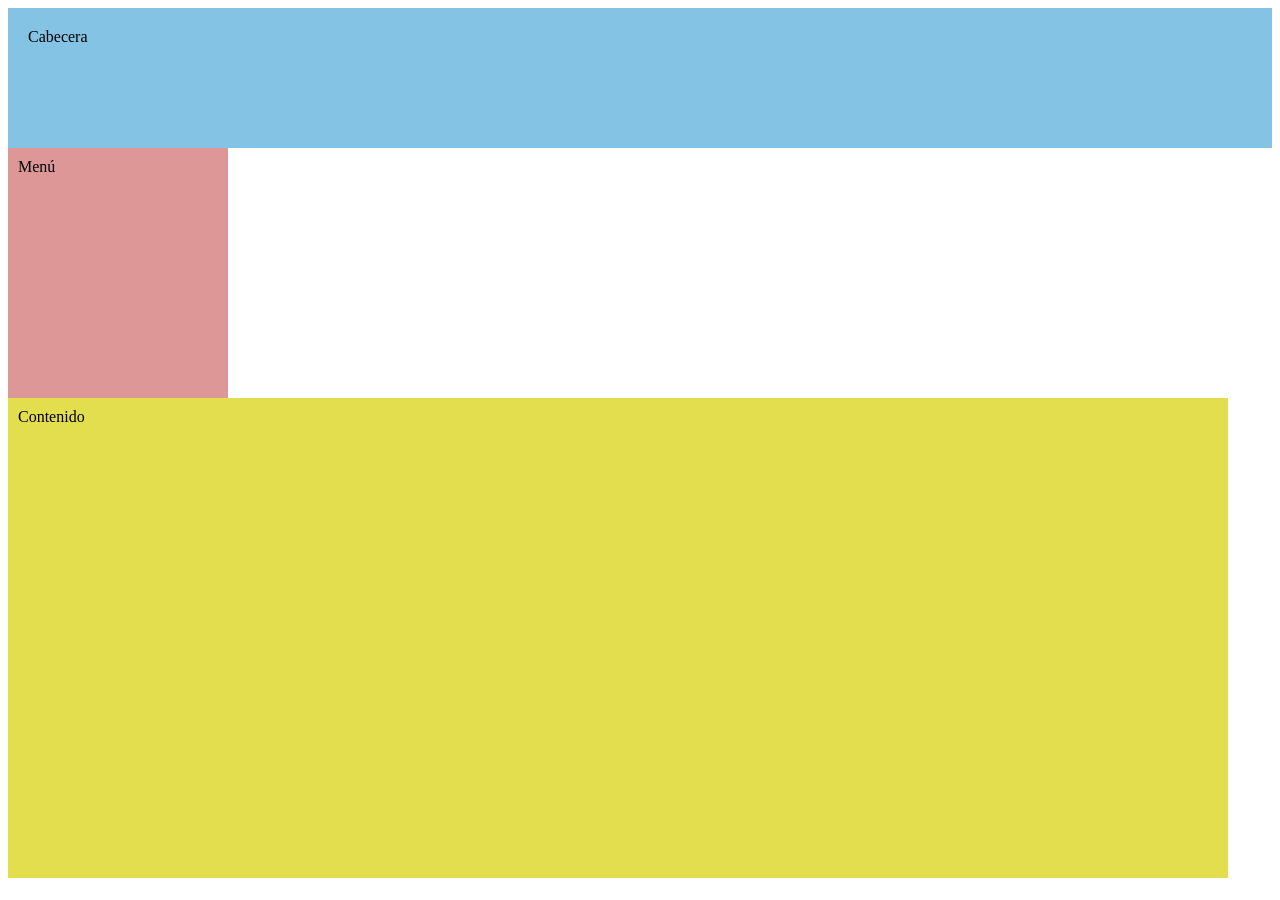
<file: practica_clase_4/modificacion_3/clase4_cambio3.html>
<!DOCTYPE html>
<html lang="en">
<head>
    <meta charset="UTF-8">
    <meta name="viewport" content="width=device-width, initial-scale=1.0">
    <title>Caffieri cambio 3</title>
    <link rel="stylesheet" href="./stylescambio3.css">
</head>
<body>
    <div id="contenedor">
        <div id="cabecera">   
            Cabecera
        </div>
        <div id="menu">  
            Menú
        </div>
        <div id="contenido">  
            Contenido
        </div>
        <div id="pie">
            Pie de página
        </div>
    </div>
</body>
</html>
</file>
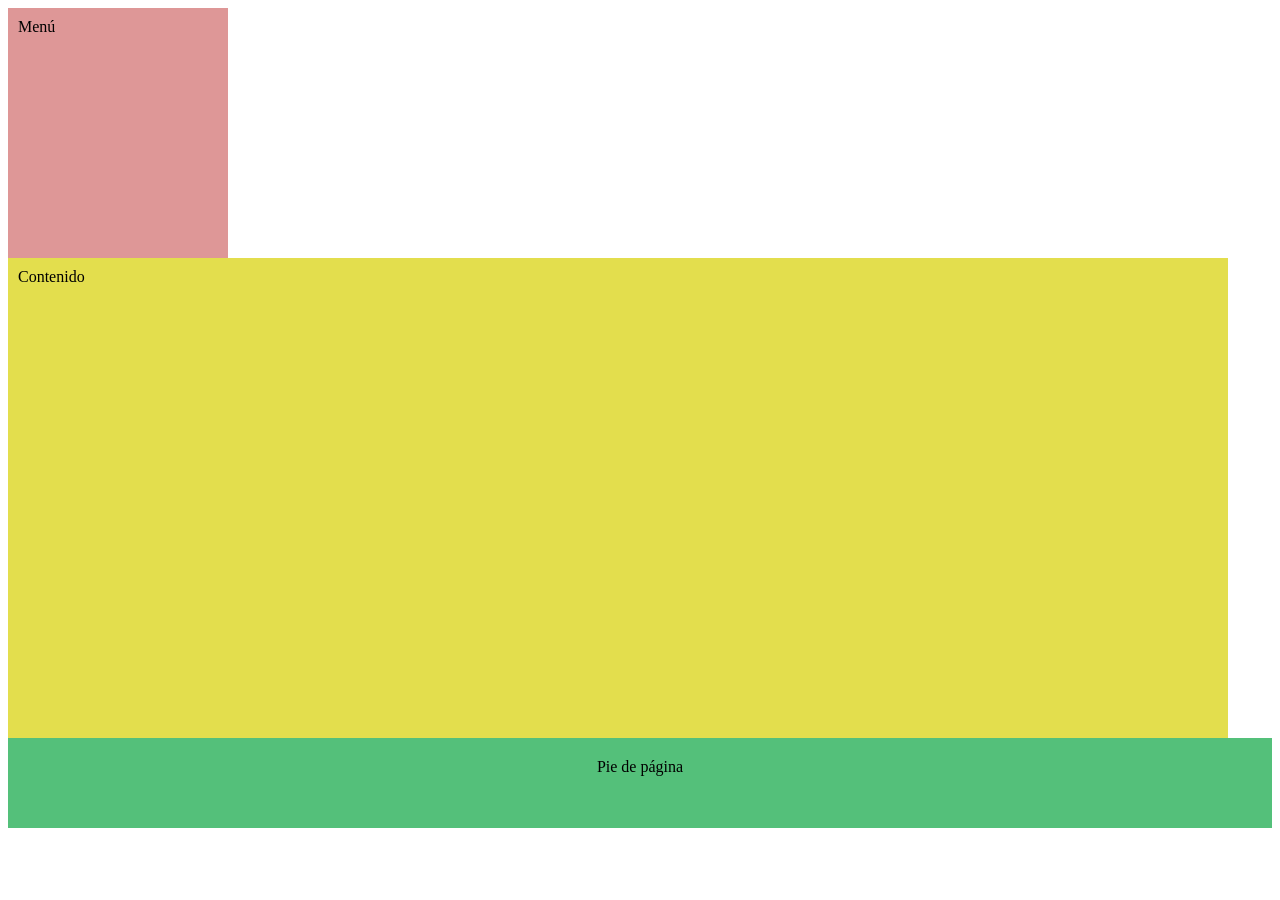
<file: practica_clase_4/modificacion_4/clase4_cambio4.html>
<!DOCTYPE html>
<html lang="en">
<head>
    <meta charset="UTF-8">
    <meta name="viewport" content="width=device-width, initial-scale=1.0">
    <title>Caffieri cambio 4</title>
    <link rel="stylesheet" href="./stylescambio4.css">
</head>
<body>
    <div id="contenedor">
        <div id="cabecera">   
            Cabecera
        </div>
        <div id="menu">  
            Menú
        </div>
        <div id="contenido">  
            Contenido
        </div>
        <div id="pie">
            Pie de página
        </div>
    </div>
</body>
</html>
</file>
<file: clase6practica/css/styles.css>
@import url("header.css");
@import url("sidebar.css");
@import url("main.css");
@import url("footer.css");
</file>
<file: practica_clase_5/css/styles.css>
/* ====== ESTILOS GENERALES ====== */
body {
    padding-top: 56px; /* Compensación para la navbar fixed-top */
    font-family: 'Segoe UI', Tahoma, Geneva, Verdana, sans-serif;
    background-color: #fff;
    color: #333;
}

section {
    padding: 60px 0;
}

h1, h2, h3 {
    font-weight: 600;
}

/* ====== COLORES PERSONALIZADOS ====== */
.bg-purple {
    background-color: #6f42c1;
}

.text-purple {
    color: #6f42c1;
}

.btn-purple {
    background-color: #6f42c1;
    color: white;
    border: none;
}

.btn-purple:hover {
    background-color: #5a32a3;
}

/* ====== SECCIÓN DE INICIO ====== */
#inicio {
    min-height: 80vh;
    display: flex;
    align-items: center;
    min-height: 80vh;
    display: flex;
    align-items: center;
    background-image: url('../img/background2.avif');
    background-size: cover;
    background-position: center;
    background-repeat: no-repeat;
}

#inicio img {
    border: 4px solid #6f42c1;
}

#contacto {
    background-image: url('../img/background3.jpeg');
    background-size: cover;
    background-position: center;
    background-repeat: no-repeat;
}


/* ====== TARJETAS DE HABILIDADES Y PROYECTOS ====== */
.card {
    transition: transform 0.3s ease, box-shadow 0.3s ease;
    border: none;
}

.card:hover {
    transform: translateY(-10px);
    box-shadow: 0 10px 25px rgba(0,0,0,0.1);
}

.progress {
    height: 1.25rem;
    border-radius: 10px;
}

/* ====== PIE DE PÁGINA ====== */
footer a {
    font-size: 1.5rem;
    transition: color 0.3s ease;
}

footer a:hover {
    color: #adb5bd;
}

/* ====== SCROLL SUAVE ====== */
html {
    scroll-behavior: smooth;
}

/* ====== MODO OSCURO OPCIONAL (puede activarse con una clase en body) ====== */
body.dark-mode {
    background-color: #121212;
    color: #e0e0e0;
}

body.dark-mode .bg-light {
    background-color: #1e1e1e !important;
}

body.dark-mode .card {
    background-color: #1e1e1e;
    color: #e0e0e0;
}

body.dark-mode footer {
    background-color: #000;
    color: #e0e0e0;
}

body.dark-mode .btn-primary {
    background-color: #bb86fc;
    border: none;
}

/* ====== RESPONSIVE ====== */
@media (max-width: 768px) {
    #inicio {
        min-height: auto;
        padding-top: 2rem;
        text-align: center;
    }

    #inicio .col-md-4,
    #inicio .col-md-8 {
        text-align: center;
    }
}

#galeria .carousel-item img {
    max-height: 500px;
    object-fit: cover;
}
</file>
<file: actividad2_clase4/stylesact2.css>
body {
    font-family: Arial, sans-serif;
    margin: 0;
    padding: 0;
}

#contenedor {
    width: 100%;
    margin: 0;
}

#cabecera {
    background-color: #4ca1af;
    padding: 20px;
    text-align: center;
    height: auto;
}

#cabecera h1 {
    margin: 0;
    font-size: 26px;
    color: white; 
    font-weight: bold;
    text-shadow: 1px 1px 2px rgba(0, 0, 0, 0.5);
    text-decoration: underline; 
    text-decoration-color: #d3d3d3; 
}

.banner {
    display: block;
    width: 100%;
    height: 150px;
    margin: 10px auto;
    border-radius: 10px;
    box-shadow: 0 4px 8px rgba(0, 0, 0, 0.2);
    object-fit: cover; 
}

#menu {
    float: left;
    width: 200px;
    background-color: #ff7f50a3;
    padding: 10px;
    min-height: 500px;
}

#menu ul {
    list-style-type: none;
    padding: 0;
}

#menu li {
    margin-bottom: 10px;
}

#menu a {
    text-decoration: none;
    color: white;
    font-weight: bold;
}

#contenido {
    float: left;
    width: calc(100% - 260px);
    background-color: #ffffff;
    padding: 15px;
    min-height: 500px;
}

#contenido p, #contenido ul {
    margin-bottom: 20px;
}

#pie {
    clear: both;
    background-color: #54c07a;
    padding: 20px;
    text-align: center;
    font-size: 14px;
    color: white;
    position: fixed;
    bottom: 0;
    width: 100%;
}


.verde {
    background-color: #90ee90;
}

.naranja {
    color: #ff8c00;
}

.rojo {
    color: #dc143c;
}

.celeste {
    background-color: #add8e6;
}

.amarillo {
    background-color: #ffff66;
}
</file>
<file: ACTIVIDAD_9_HTML_PARCIAL/styles.css>
* {
  box-sizing: border-box;
}

body {
  margin: 0;
  padding: 1rem;
  font-family: Arial, sans-serif;
  color: #333;
  background: #eee;
  line-height: 1.5;
}

main {
  max-width: 1024px;
  margin: 0 auto;
  background: white;
  padding: 1rem;
}

header {
    background: #c7e7ff;
    padding: 1rem;
    text-align: center;
    margin-bottom: 1rem;
    max-width: 1024px;
    margin-left: auto;
    margin-right: auto;
    border-bottom: 4px solid #1168aa;
}

header h1 {
  margin: 0.5rem 0 0;
  font-size: 2rem;
  text-transform: uppercase;
  letter-spacing: 2px;
  color: #003366;
}

header .subhead {
  margin: 0.25rem 0 0.5rem;
  font-size: 1rem;
  font-style: italic;
  color: #003366;
}

.intro {
    margin-bottom: 1rem;
}

.intro img {
  width: 80%;
  max-width: 400px;
  height: auto;
  margin: 0 auto;
  display: block;
}

.columnas {
  display: flex;
  background: white;
  margin: 1rem 0;
  border-top: 4px solid #c7e7ff;
}

.columnas > div {
  flex: 1;
  padding: 1rem;
}

.columnas > div + div {
  border-left: 1px solid #ccc;
}

.columnas h2 {
  margin-top: 0;
  font-size: 1rem;
  text-transform: uppercase;
  color: #003366;
  letter-spacing: 1px;
}

.columnas p:first-of-type {
  margin: 0.5rem 0;
  font-weight: bold;
}

.articulo-inferior {
  display: flex;
  background: #003366;
  color: white;
  margin: 1rem 0;
}

.articulo-inferior .parte-izquierda,
.articulo-inferior .parte-derecha {
  padding: 1rem;
}

.articulo-inferior .parte-izquierda {
    flex: 1;
    display: flex;
    justify-content: center;
    align-items: center;
}

.articulo-inferior .parte-izquierda img {
    width: 100%;
    max-width: 300px;
    height: auto;
    display: block;
    margin: 0;
}

.articulo-inferior .parte-derecha {
  flex: 2;
}

.articulo-inferior .parte-derecha h2 {
  margin-top: 0;
  color: #fff;
}

.articulo-inferior .parte-derecha em {
  display: block;
  margin: 0.5rem 0 1rem;
}

.articulo-inferior table {
  width: 100%;
  border-collapse: collapse;
  background: white;
  color: #333;
}

.articulo-inferior th,
.articulo-inferior td {
  border: 1px solid #ccc;
  padding: 0.5rem;
  text-align: left;
}

footer {
    text-align: center;
    padding: 1rem;
    background: white;
    border-top: 4px solid #1168aa;
    font-size: 0.8rem;
    color: #333;
    margin-top: 1rem;
    max-width: 1024px;
    margin-left: auto;
    margin-right: auto;
}

footer .copyright {
    margin: 0.5rem 0;
    color: #888;
    font-size: 1rem;
}

footer .contacto {
  margin: 0.5rem 0;
}

.form-container {
  margin: 2rem auto;
  background: #f4faff;
  border: 2px solid #c7e7ff;
  padding: 1.5rem;
  border-radius: 8px;
  max-width: 1024px;
}

.form-container h2 {
  text-align: center;
  color: #003366;
  margin-bottom: 1.5rem;
  text-transform: uppercase;
}

.form-columns {
  display: flex;
  flex-wrap: wrap;
  gap: 1rem;
}

.form-group {
  flex: 1 1 48%;
  display: flex;
  flex-direction: column;
}

.form-group label {
  font-weight: bold;
  margin-bottom: 0.3rem;
  color: #003366;
}

.form-group input {
  padding: 0.5rem;
  border: 1px solid #ccc;
  border-radius: 4px;
  font-size: 1rem;
}

.form-group .error {
  color: red;
  font-size: 0.85rem;
  margin-top: 0.2rem;
  display: none;
}

.button-container {
  text-align: center;
  margin-top: 2rem;
  width: 100%;
}

.button-container button {
  background-color: #1168aa;
  color: white;
  padding: 0.75rem 1.5rem;
  border: none;
  border-radius: 4px;
  font-size: 1rem;
  cursor: pointer;
  transition: background 0.3s ease;
}

.button-container button:hover {
  background-color: #0d4f7e;
}

@media (max-width: 768px) {
  .form-group {
    flex: 1 1 100%;
  }
  .columnas {
    flex-direction: column;
  }
  .columnas > div + div {
    border-left: none;
    border-top: 1px solid #ccc;
  }
}
</file>
<file: practica_clase_4/styles.css>
#contenedor {
    width: 100%; 
    margin: 0; 
}


#cabecera {
    background-color: #85c3e5; 
    padding: 20px;
    height: 100px;
}


#menu {
    float: left;
    width: 200px;
    height: 230px;
    background-color: #cc5d5da3; 
    padding: 10px;
}


#contenido {
    float: left;
    width: 1200px; 
    height: 460px;
    background-color: #e3de4d;
    padding: 10px;
}


#pie {
    clear: both; 
    background-color: #54c07a;
    padding: 20px;
    height: 50px;
    text-align: center;
}
</file>
<file: practica_clase_4/modificacion_1/stylescambio1.css>
#contenedor {
    width: 100%; 
    margin: 0; 
}


#cabecera {
    background-color: #85c3e5; 
    padding: 20px;
    height: 100px;
}


#menu {
    float: right; 
    width: 200px;
    height: 230px;
    background-color: #cc5d5da3; 
    padding: 10px;
}


#contenido {
    float: left;
    width: 1200px; 
    height: 460px;
    background-color: #e3de4d;
    padding: 10px;
}


#pie {
    clear: both; 
    background-color: #54c07a;
    padding: 20px;
    height: 50px;
    text-align: center;
}
</file>
<file: practica_clase_4/modificacion_2/stylescambio2.css>
#contenedor {
    width: 100%; 
    margin: 0; 
}


#cabecera {
    background-color: #85c3e5; 
    padding: 20px;
    height: 100px;
}


#menu {
    visibility: hidden;
}


#contenido {
    float: left;
    width: 1200px; 
    height: 460px;
    background-color: #e3de4d;
    padding: 10px;
}


#pie {
    clear: both; 
    background-color: #54c07a;
    padding: 20px;
    height: 50px;
    text-align: center;
}
</file>
<file: practica_clase_4/modificacion_3/stylescambio3.css>
#contenedor {
    width: 100%; 
    margin: 0; 
}


#cabecera {
    background-color: #85c3e5; 
    padding: 20px;
    height: 100px;
}


#menu {
    float: left;
    width: 200px;
    height: 230px;
    background-color: #cc5d5da3; 
    padding: 10px;
}


#contenido {
    float: left;
    width: 1200px; 
    height: 460px;
    background-color: #e3de4d;
    padding: 10px;
}


#pie {
    visibility: hidden;
}
</file>
<file: practica_clase_4/modificacion_4/stylescambio4.css>
#contenedor {
    width: 100%; 
    margin: 0; 
}


#cabecera {
    display: none;
}


#menu {
    float: left;
    width: 200px;
    height: 230px;
    background-color: #cc5d5da3; 
    padding: 10px;
}


#contenido {
    float: left;
    width: 1200px; 
    height: 460px;
    background-color: #e3de4d;
    padding: 10px;
}


#pie {
    clear: both; 
    background-color: #54c07a;
    padding: 20px;
    height: 50px;
    text-align: center;
}
</file>
